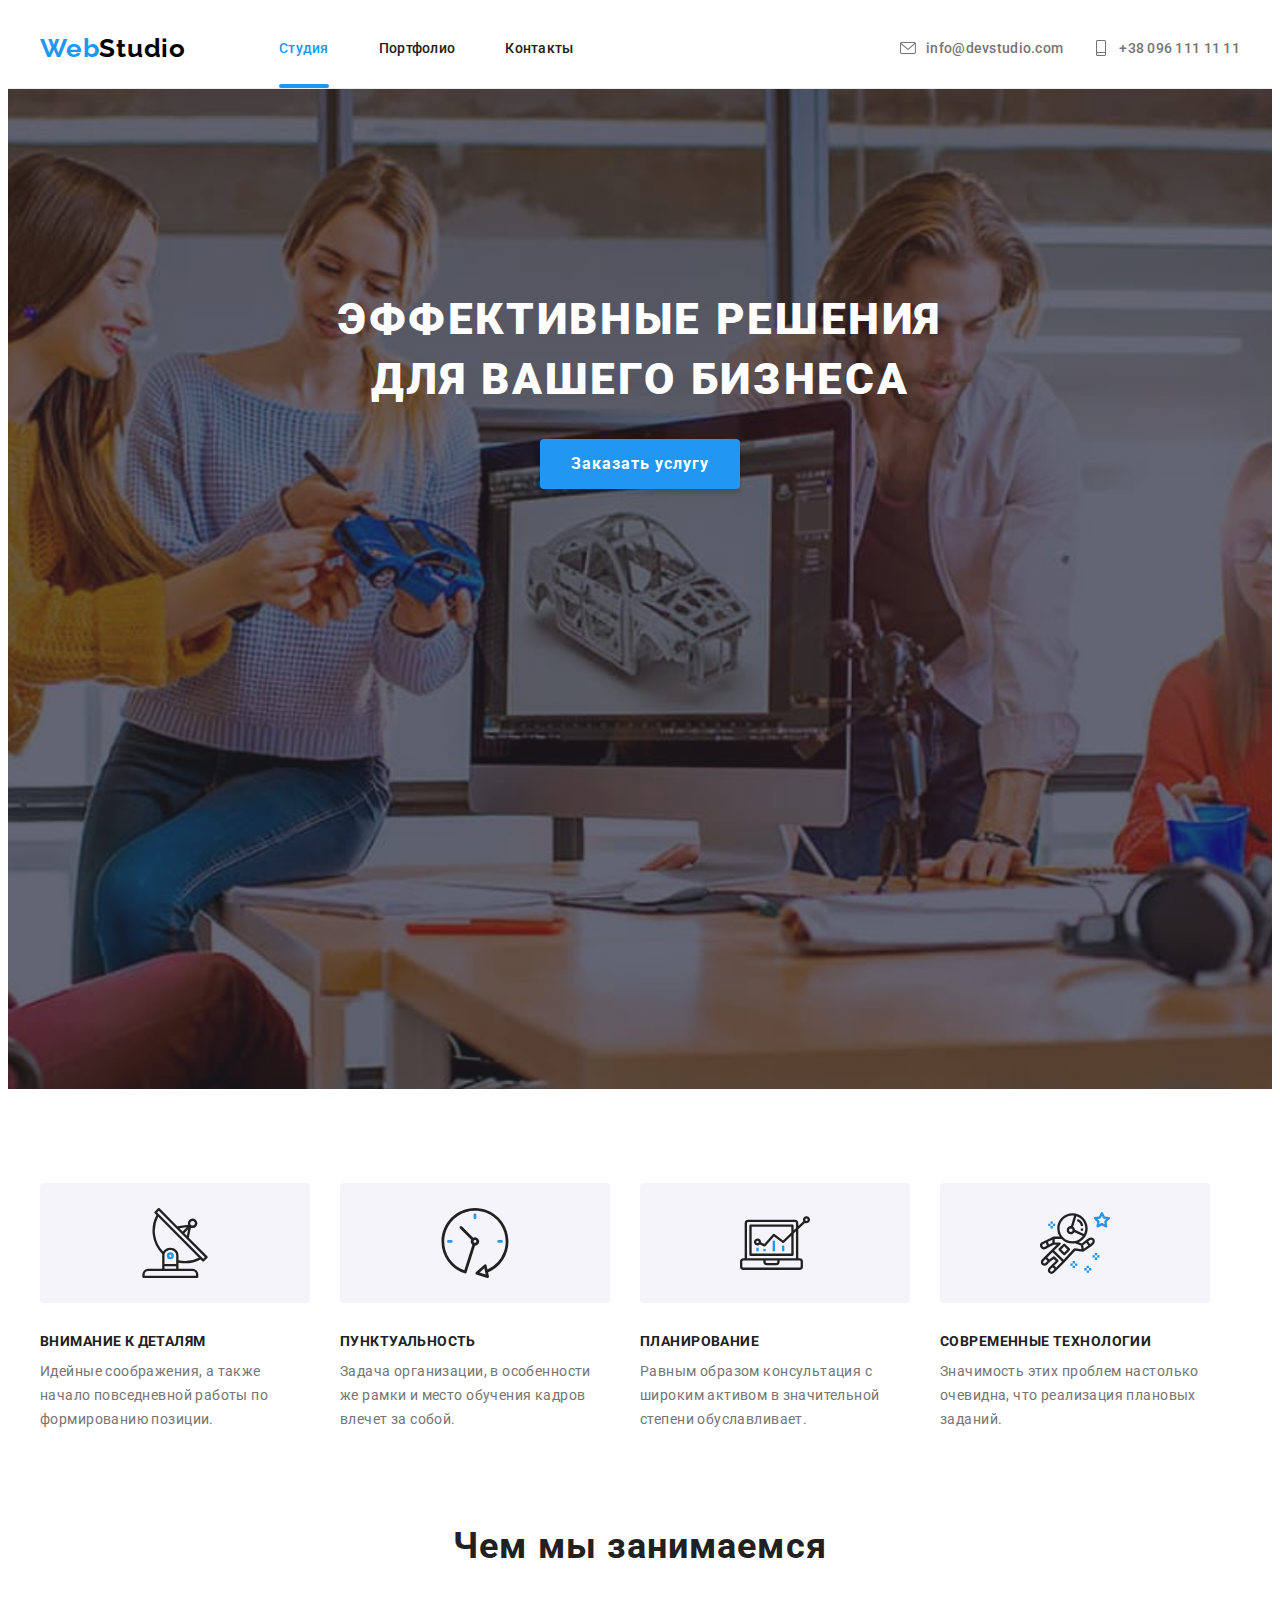
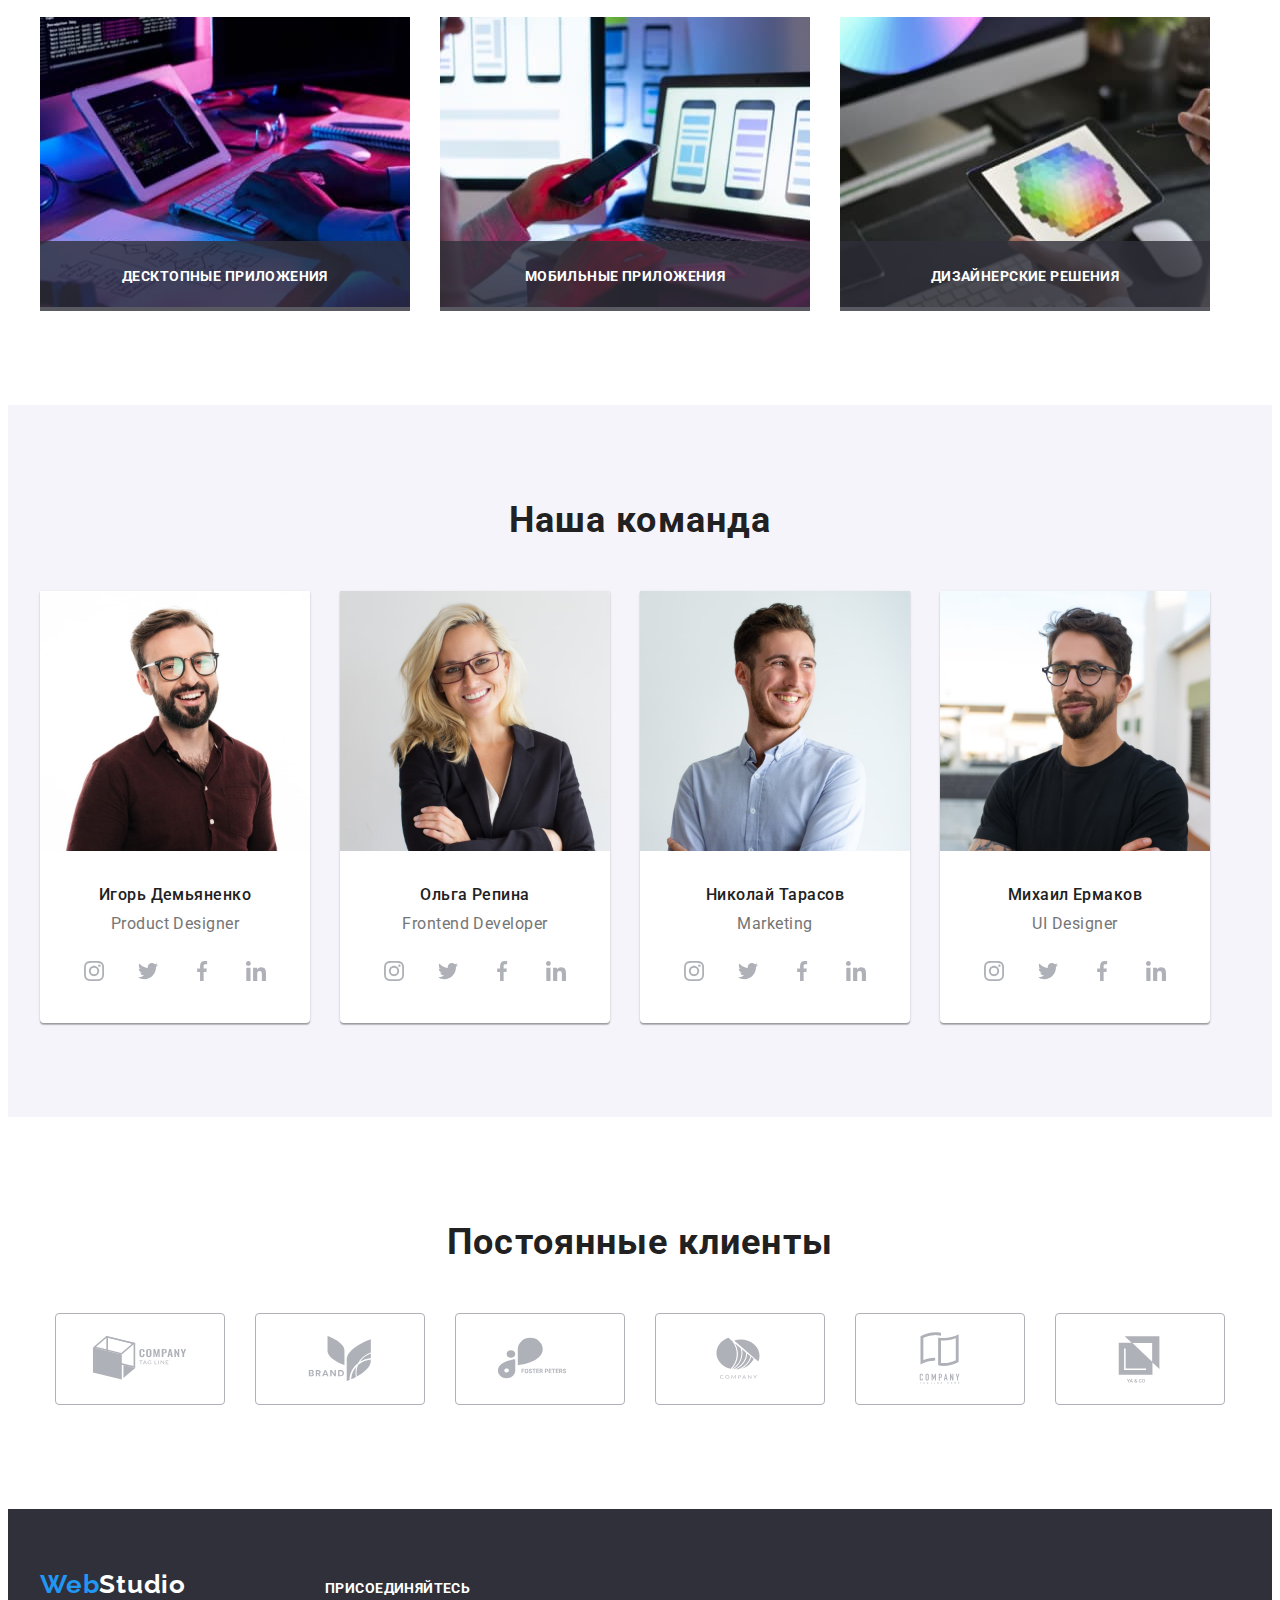
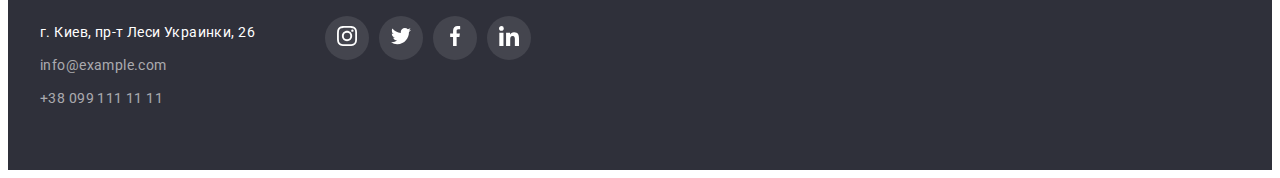
<file: index.html>
<!DOCTYPE html>
<html lang="en">
  <head>
    <meta charset="UTF-8" />
    <meta http-equiv="X-UA-Compatible" content="IE=edge" />
    <meta name="viewport" content="width=device-width, initial-scale=1.0" />
    <title>WebStudio</title>
    <!-- Normalize start -->
    <link
      rel="stylesheet"
      href="https://cdnjs.cloudflare.com/ajax/libs/modern-normalize/1.1.0/modern-normalize.min.css"
      integrity="sha512-wpPYUAdjBVSE4KJnH1VR1HeZfpl1ub8YT/NKx4PuQ5NmX2tKuGu6U/JRp5y+Y8XG2tV+wKQpNHVUX03MfMFn9Q=="
      crossorigin="anonymous"
      referrerpolicy="no-referrer"
    />
    <!-- Normalize end  -->
    <!-- Fonts start -->
    <link rel="preconnect" href="https://fonts.googleapis.com" />
    <link rel="preconnect" href="https://fonts.gstatic.com" crossorigin />
    <link
      href="https://fonts.googleapis.com/css2?family=Raleway:wght@700&family=Roboto:wght@400;500;700;900&display=swap"
      rel="stylesheet"
    />
    <!-- Fonts end -->
    <!-- Custom styles start -->
    <link rel="stylesheet" href="./css/styles.css" />
    <!-- Custom styles end -->
  </head>

  <body>
    <!-- Header section -->
    <header class="header">
      <div class="container header-container">
      <!-- логотип -->
      <a class="header-logo link" href="./index.html" lang="en"
        >Web<span class="logo-accent">Studio</span>
      </a>
      <nav class="header-nav">
        <ul class="header-list list">
          <li class="header-item">
            <a class="header-link header-link-current link" href="./index.html">Студия</a>
          </li>
          <li class="header-item">
            <a class="header-link link" href="./portfolio.html">Портфолио</a>
          </li>
          <li class="header-item"><a class="header-link link" href="">Контакты</a></li>
        </ul>
      </nav>
      <!-- телефон та пошта -->
      <h2 hidden>contact</h2>

      <ul class="contact-list list">
        <li class="contact-item">
          <a href="mailto:info@devstudio.com"class="contact-link link"><svg class="header-contact-icon">
                            <use href="./images/icons.svg#envelope" width="16" height="16"></use>
                        </svg>info@devstudio.com</a>          
        </li>
        <li class="contact-item">
          <a  href="tel:+380961111111" class="contact-link link"><svg class="header-contact-icon">
                            <use href="./images/icons.svg#smartphone" width="16" height="16"></use>
                        </svg>+38 096 111 11 11</a>           
        </li>
        
      </ul>
      </div>
    </header>
    <!-- Main section -->
    <main class="main">
      <!-- заголовок  + кнопка -->
      
      <section class="main-section ">
      <div class="container ">     
        <h1 class="main-title">Эффективные решения</br> для вашего бизнеса</h1>
        <button class="Main-btn" type="button" data-modal-open>Заказать услугу</button>
      </div>
      </section>
      
      <!-- features -->
      <section class="features-section">
<div class="container">
      <ul class="features-list list">
        <li class="features-item">
          <div class="features-box">
                                <svg class="features-icon" width="70" height="70">
                                    <use href="./images/icons.svg#antenna"></use>
                                </svg>
                            </div>
          <h3 class="features-subtitle">Внимание к деталям</h3>
          <p class="features-text">
            Идейные соображения, а также начало повседневной работы по формированию позиции.
          </p>        
        </li>
        <li class="features-item">
          <div class="features-box">
                                <svg class="features-icon" width="70" height="70">
                                    <use href="./images/icons.svg#clock"></use>
                                </svg>
                            </div>
          <h3 class="features-subtitle">Пунктуальность</h3>
          <p class="features-text">
            Задача организации, в особенности же рамки и место обучения кадров влечет за собой.
          </p>
        </li>
        <li class="features-item">
          <div class="features-box">
                                <svg class="features-icon" width="70" height="70">
                                    <use href="./images/icons.svg#diagram"></use>
                                </svg>
                            </div>
          <h3 class="features-subtitle">Планирование</h3>
          <p class="features-text">
            Равным образом консультация с широким активом в значительной степени обуславливает.
          </p>
        </li>
        <li class="features-item ">
<div class="features-box">
                                <svg class="features-icon" width="70" height="70">
                                    <use href="./images/icons.svg#astronaut"></use>
                                </svg>
                            </div>
          <h3 class="features-subtitle">Современные технологии</h3>
          <p class="features-text">
            Значимость этих проблем настолько очевидна, что реализация плановых заданий.
          </p>
        </li>
      </ul>
</div>
</section>
      <!-- чем занимаемся -->
      <!-- Gallery -->
      <section class="gallery-section">
        <div class="container">
        <h2 class="gallery-title">Чем мы занимаемся</h2>
        <ul class="gallery-list list">
          <li class="gallery-item">
            <img
              src="./images/section/photo1.jpg"
              alt="руки печатают на клавиатуре на столе"
              class="gallery-img"
              width="370"
              height="290"            
            />
            <div class="gallery-descr">Десктопные приложения</div>
          </li>
          <li class="gallery-item">
            <img
              src="./images/section/photo2.jpg"
              alt="в  руке смартфон рука на клавиратуре ноутбука"
              class="gallery-img"
              width="370"
              height="290"
            /><div class="gallery-descr">Мобильные приложения</div>
          </li>
          <li class="gallery-item">
            <img
              src="./images/section/photo3.jpg"
              alt="в руках планшет"
              class="gallery-img"
              width="370"
              height="290"
            />
            <div class="gallery-descr">Дизайнерские решения</div>
          </li>
        </ul>
        </div>
      </section>

      <!-- About section -->
      <!-- Наша команда -->
      <section class="about-section">
        <div class="container">
          
        <h2 class="about-uppertitle">Наша команда</h2>
        
        <ul class="about-list list">
          <li class="about-item">
            <img
              src="./images/about/photo1.jpg"
              alt="фото Игорь Демьяненко"
              class="about-img"
              width="270"
              height="260"
            />
            <div class="name-position">
            <h3 class="about-subtitle">Игорь Демьяненко</h3>
            <p class="about-info">Product Designer</p>
            <ul class=" socials list">
              <li class="socials-item"><a class="socials-link link" href="" target="_blank" rel="noopener noreferrer" aria-label="instagram">
                <svg class="socials-icon" width="20" height="20">
                <use href="./images/icons.svg#instagram">
                </use>
              </svg></a></li>
              <li class="socials-item"><a class="socials-link link" href="" target="_blank" rel="noopener noreferrer" aria-label="twitter">
                <svg class="socials-icon" width="20" height="20">
                <use href="./images/icons.svg#twitter">
                </use>
              </svg></a></li>
              <li class="socials-item"><a class=" socials-link link" href="" target="_blank" rel="noopener noreferrer" aria-label="facebook">
                <svg class="socials-icon" width="20" height="20">
                <use href="./images/icons.svg#facebook">
                </use>
              </svg></a></li>
              <li class="socials-item"><a class=" socials-link link" href="" target="_blank" rel="noopener noreferrer" aria-label="linkedin">
                <svg class="socials-icon" width="20" height="20">
                <use href="./images/icons.svg#linkedin">
                </use>
              </svg></a></li>
            </ul>
            </div>
          </li>
          <li class="about-item">
            <img
              src="./images/about/photo2.jpg"
              alt="фото Ольга Репина"
              class="about-img"
              width="270"
              height="260"
            />
            <div class="name-position">
            <h3 class="about-subtitle">Ольга Репина</h3>
            <p class="about-info">Frontend Developer</p>
            <ul class="socials list">
              <li class="socials-item" ><a class=" socials-link link" href="" target="_blank" rel="noopener noreferrer" aria-label="instagram">
                <svg class="socials-icon" width="20" height="20">
                <use href="./images/icons.svg#instagram">
                </use>
              </svg></a></li>
              <li class="socials-item"><a class=" socials-link link" href="" target="_blank" rel="noopener noreferrer" aria-label="twitter">
                <svg class="socials-icon" width="20" height="20">
                <use href="./images/icons.svg#twitter">
                </use>
              </svg></a></li>
               <li class="socials-item"><a class=" socials-link link" href="" target="_blank" rel="noopener noreferrer" aria-label="facebook">
                <svg class="socials-icon" width="20" height="20">
                <use href="./images/icons.svg#facebook">
                </use>
              </svg></a></li>
              <li class="socials-item" ><a class=" socials-link link" href="" target="_blank" rel="noopener noreferrer" aria-label="linkedin">
                <svg class="socials-icon" width="20" height="20">
                <use href="./images/icons.svg#linkedin">
                </use>
              </svg></a></li>
            </ul>
            </div>
          </li>
          <li class="about-item">
            <img
              src="./images/about/photo3.jpg"
              alt="фото Николай Тарасов"
              class="about-img"
              width="270"
              height="260"
            />
            <div class="name-position">
            <h3 class="about-subtitle">Николай Тарасов</h3>
            <p class="about-info">Marketing</p>
            <ul class="socials list">
              <li class="socials-item"><a class=" socials-link link" href="" target="_blank" rel="noopener noreferrer" aria-label="instagram">
                <svg class="socials-icon" width="20" height="20">
                <use href="./images/icons.svg#instagram">
                </use>
              </svg></a></li>
              <li class="socials-item" ><a class=" socials-link link" href="" target="_blank" rel="noopener noreferrer" aria-label="twitter">
                <svg class="socials-icon" width="20" height="20">
                <use href="./images/icons.svg#twitter">
                </use>
              </svg></a></li>
              <li class="socials-item"><a class=" socials-link link" href="" target="_blank" rel="noopener noreferrer" aria-label="facebook">
                <svg class="socials-icon" width="20" height="20">
                <use href="./images/icons.svg#facebook">
                </use>
              </svg></a></li>
              <li class="socials-item"><a class=" socials-link link" href="" target="_blank" rel="noopener noreferrer" aria-label="linkedin">
                <svg class="socials-icon" width="20" height="20">
                <use href="./images/icons.svg#linkedin">
                </use>
              </svg></a></li>
            </ul>
            </div>
          </li>
          <li class="about-item">
            <img
              src="./images/about/photo4.jpg"
              alt="фото Михаил Ермаков"
              class="about-img"
              width="270"
              height="260"
            />
            <div class="name-position">
            <h3 class="about-subtitle">Михаил Ермаков</h3>
            <p class="about-info">UI Designer</p>
            <ul class="socials list">
              <li class="socials-item"><a class=" socials-link link" href="" target="_blank" rel="noopener noreferrer" aria-label="instagram">
                <svg class="socials-icon" width="20" height="20">
                <use href="./images/icons.svg#instagram">
                </use>
              </svg></a></li>
              <li class="socials-item"><a class=" socials-link link" href="" target="_blank" rel="noopener noreferrer" aria-label="twitter">
                <svg class="socials-icon" width="20" height="20">
                <use href="./images/icons.svg#twitter">
                </use>
              </svg></a></li>
              <li class="socials-item"><a class=" socials-link link" href="" target="_blank" rel="noopener noreferrer" aria-label="facebook">
                <svg class="socials-icon" width="20" height="20">
                <use href="./images/icons.svg#facebook">
                </use>
              </svg></a></li>
              <li class="socials-item"><a class=" socials-link link" href="" target="_blank" rel="noopener noreferrer" aria-label="linkedin">
                <svg class="socials-icon" width="20" height="20">
                <use href="./images/icons.svg#linkedin">
                </use>
              </svg></a></li>
            </ul>
            </div>
          </li>
        </ul>
        
            </div>
            
            </section>
            <!-- постоянные клиенты -->
        <section class="clients">
            <div class="container">
                <h2 class="clients-title">Постоянные клиенты</h2>
                <ul class="clients-list list">
                    <li class="clients-item">
                        <a href="#"  class="clients-link" target="_blank" rel="noopener noreferrer" aria-label="company" >
                            <svg class="clients-logo" width="106" height="60">
                            <use href="./images/icons.svg#logo1">
                            </use>  </svg>
                        </a>
                    </li>
                    <li class="clients-item">
                        <a href="#"  class="clients-link" target="_blank" rel="noopener noreferrer" aria-label="company">
                            <svg class="clients-logo" width="106" height="60">
                            <use href="./images/icons.svg#logo2">
                            </use>  </svg>
                        </a>
                    </li>
                    <li class="clients-item">
                        <a href="#"  class="clients-link" target="_blank" rel="noopener noreferrer" aria-label="company" >
                            <svg class="clients-logo" width="106" height="60">
                            <use href="./images/icons.svg#logo3">
                            </use>  </svg>
                        </a>
                    </li>
                    <li class="clients-item">
                        <a href="#"  class="clients-link" target="_blank" rel="noopener noreferrer" aria-label="company">
                            <svg class="clients-logo" width="106" height="60">
                            <use href="./images/icons.svg#logo4">
                            </use>  </svg>
                        </a>
                    </li>
                    <li class="clients-item">
                        <a href="#"  class="clients-link" target="_blank" rel="noopener noreferrer" aria-label="company">
                            <svg class="clients-logo" width="106" height="60">
                            <use href="./images/icons.svg#logo5">
                            </use>  </svg>
                        </a>
                    </li>
                    <li class="clients-item">
                        <a href="#"  class="clients-link" target="_blank" rel="noopener noreferrer" aria-label="company">
                            <svg class="clients-logo" width="106" height="60">
                            <use href="./images/icons.svg#logo6">
                            </use>  </svg>
                        </a>
                    </li>
                </ul> 
        </div>
      </section>
    </main>
    <!-- Footer section -->    
    <footer class="footer">
      <section class="footer-section">
      <div class="container">
        <div class="distribution">
        <div class="contact details">
        <div class="footer-logo">
      <a class="footer-logo-link" href="./index.html" lang="en"
        >Web<span class="logo-accent-dark">Studio</span>
      </a></div>
      <address class="footer-contacts">
        <ul class="footer-list list">
          <li class="footer-item">
            <a
              class="footer-link link"
              href="https://www.google.com/maps/d/viewer?mid=10uSM3H-mIU3GznYo2szRIEphczw&hl=en_US&ll=50.42732700000001%2C30.538092&z=17"
              target="_blank"
              rel="noopener noreferrer"
              >г. Киев, пр-т Леси Украинки, 26</a
            >
          </li>

          <li class="footer-item">
            <a class="footer-contact" href="mailto:info@example.com">info@example.com</a>
          </li>
          <li class="footer-item">
            <a class="footer-contact" href="tel:+380991111111">+38 099 111 11 11</a>
          </li>
        </ul>
      </address>
      </div>
    
  <!-- footer-socials -->
    <div class="footer-socials">
      <p class="footer-socials-title">присоединяйтесь</p>
      <ul class="footer-socials-list">
        <li class="footer-socials-item">
         <a href="" class="footer-socials-link link"><svg class="footer-socials-icon" width="20" height="20"><use href="./images/icons.svg#instagram"></use> </svg></a>
        </li>
         <li class="footer-socials-item">
         <a href="" class="footer-socials-link link"><svg class="footer-socials-icon" width="20" height="20"><use href="./images/icons.svg#twitter"></use> </svg></a>
        </li>
         <li class="footer-socials-item">
         <a href="" class="footer-socials-link link"><svg class="footer-socials-icon" width="20" height="20"><use href="./images/icons.svg#facebook"></use> </svg></a>
        </li>
         <li class="footer-socials-item">
         <a href="" class="footer-socials-link link"><svg class="footer-socials-icon" width="20" height="20"><use href="./images/icons.svg#linkedin"></use> </svg></a>
        </li>
      </ul>
    </div>
    </div>
    </div>
    </section>
    </footer>
<!-- modal window -->
<div class="backdrop is-hidden" data-modal>
  <div class="modal">
    <button class="modal-btn" data-modal-close>
      <svg class="modal-btn-icon" width="18" height="18"><use href="./images/icons.svg#icon-close">

      </use></svg>
    </button>
  </div>
</div>
    <script src="./js/modal.js"></script>
  </body>
</html>
</file>
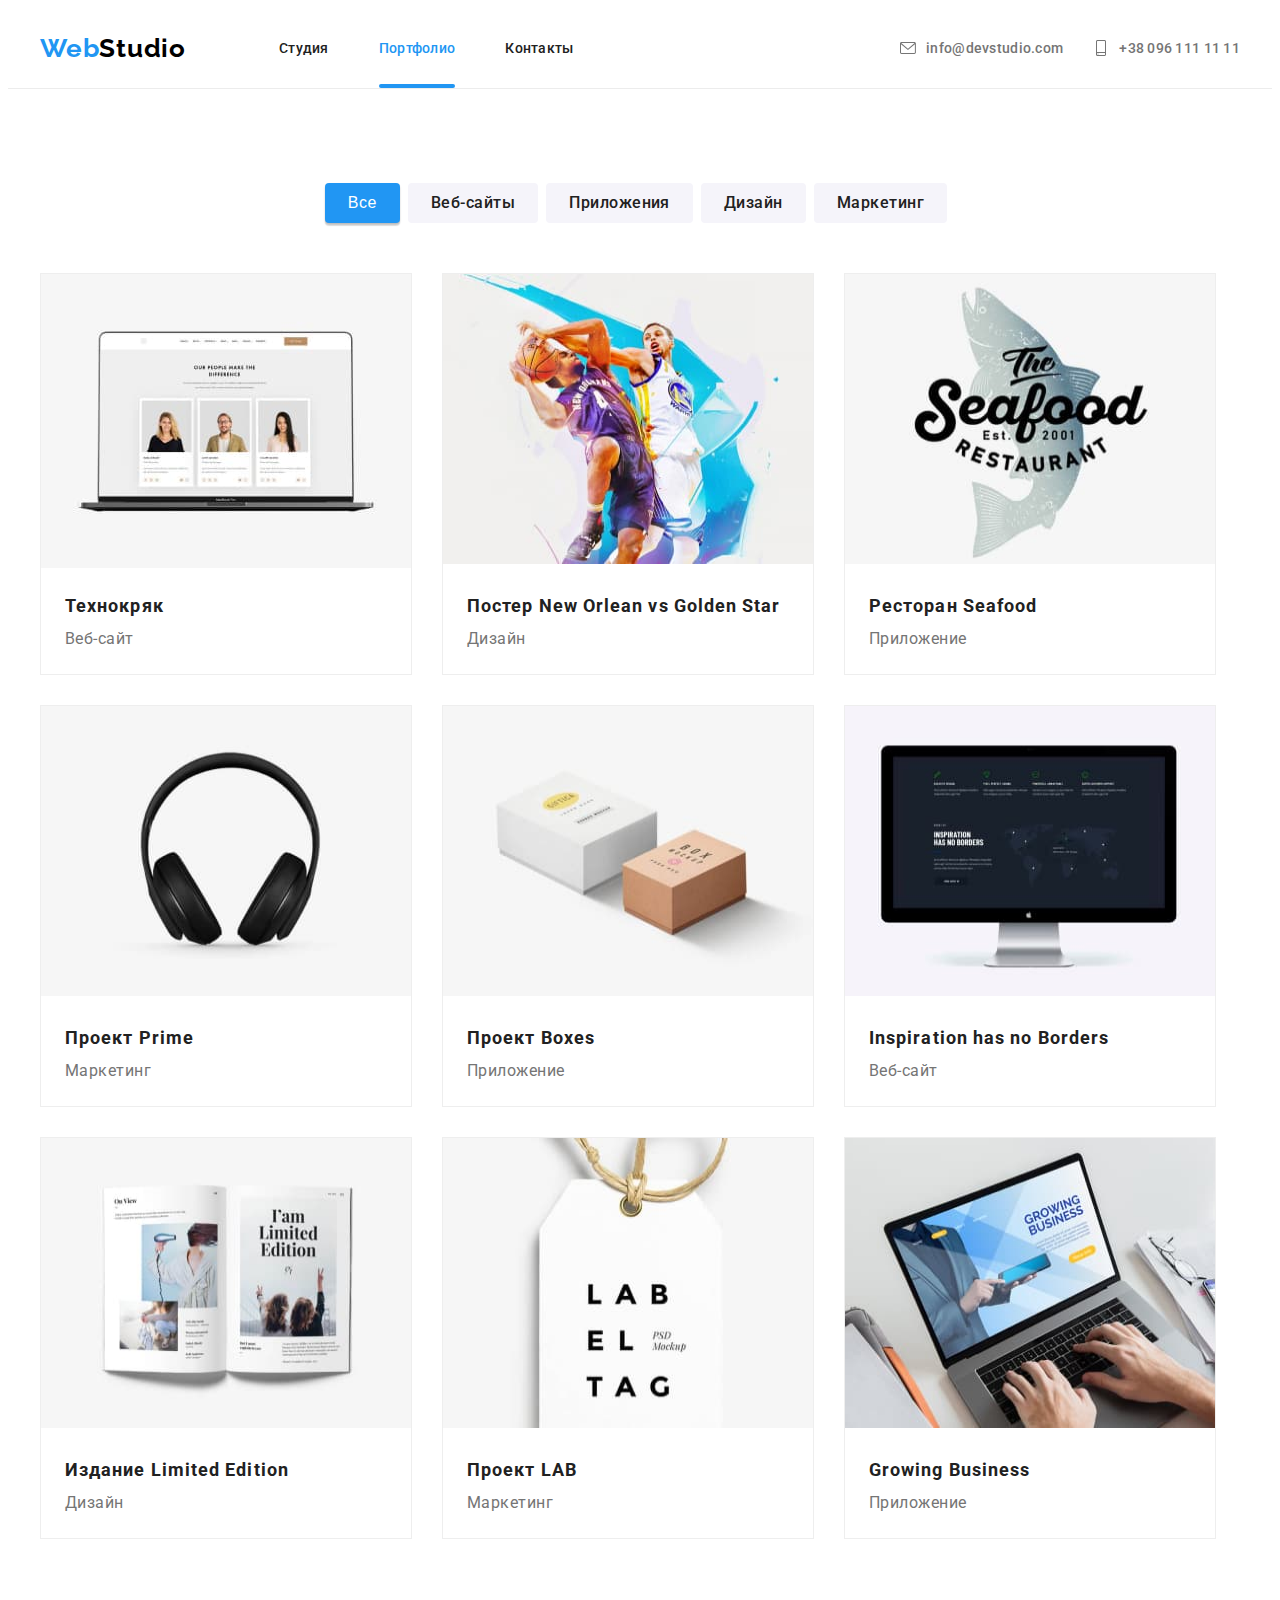
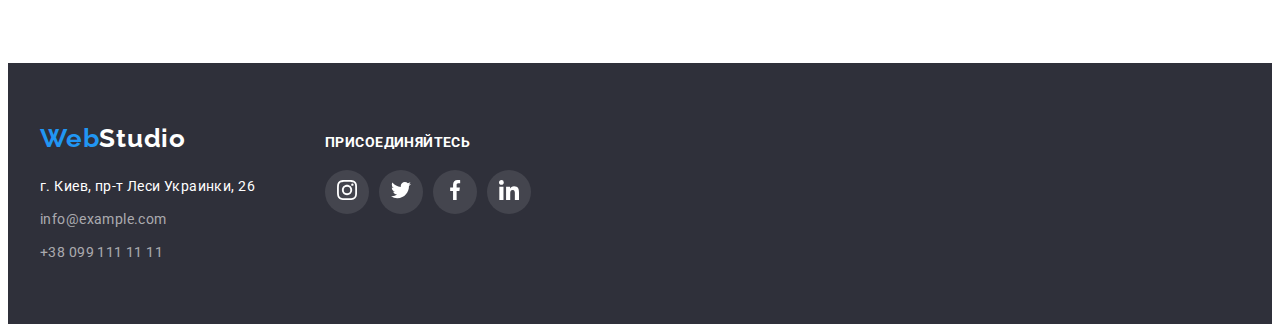
<file: portfolio.html>
<!DOCTYPE html>
<html lang="en">
  <head>
    <meta charset="UTF-8" />
    <meta http-equiv="X-UA-Compatible" content="IE=edge" />
    <meta name="viewport" content="width=device-width, initial-scale=1.0" />
    <title>portfolio</title>
    <!-- Normalize start -->
    <link
      rel="stylesheet"
      href="https://cdnjs.cloudflare.com/ajax/libs/modern-normalize/1.1.0/modern-normalize.min.css"
      integrity="sha512-wpPYUAdjBVSE4KJnH1VR1HeZfpl1ub8YT/NKx4PuQ5NmX2tKuGu6U/JRp5y+Y8XG2tV+wKQpNHVUX03MfMFn9Q=="
      crossorigin="anonymous"
      referrerpolicy="no-referrer"
    />
    <!-- Normalize end  -->
    <!-- Fonts start -->
    <link rel="preconnect" href="https://fonts.googleapis.com" />
    <link re linkl="preconnect" href="https://fonts.gstatic.com" crossorigin />
    <link
      href="https://fonts.googleapis.com/css2?family=Raleway:wght@700&family=Roboto:wght@400;500;700;900&display=swap"
      rel="stylesheet"
    />
    <!-- Fonts end -->
    <link rel="stylesheet" href="./css/styles.css" />
  </head>
  <body>
    <!-- Header section -->
    <header class="header">
      <div class="container header-container">
        <!-- логотип -->
        <a class="header-logo link" href="./index.html" lang="en"
          >Web<span class="logo-accent">Studio</span>
        </a>
        <nav class="header-nav">
          <ul class="header-list list">
            <li class="header-item"><a class="header-link link" href="./index.html">Студия</a></li>
            <li class="header-item">
              <a class="header-link header-link-current link" href="./portfolio.html">Портфолио</a>
            </li>
            <li class="header-item"><a class="header-link link" href="">Контакты</a></li>
          </ul>
        </nav>
        <!-- телефон та пошта -->
        <h2 hidden>contact</h2>

      <ul class="contact-list list">
        <li class="contact-item">
          <a href="mailto:info@devstudio.com"class="contact-link link"><svg class="header-contact-icon">
                            <use href="./images/icons.svg#envelope" width="16" height="16"></use>
                        </svg>info@devstudio.com</a>          
        </li>
        <li class="contact-item">
          <a  href="tel:+380961111111" class="contact-link link"><svg class="header-contact-icon">
                            <use href="./images/icons.svg#smartphone" width="16" height="16"></use>
                        </svg>+38 096 111 11 11</a>           
        </li>
        
      </ul>
      </div>
    </header>
    <main>
      <section class="filte-project">
        <div class="container">
          <h1 hidden>Наши работы</h1>
          <!--фильтр кнопки -->
          <!-- filter section  -->
          <h2 hidden>filter</h2>
          <div class="portfolio-button">
          <ul class="filter-list list">
            <li class="filter-item">
              <button class="filter-btn btn-first" type="button">Все</button>
            </li>
            <li class="filter-item">
              <button class="filter-btn btn-filter" type="button">Веб-сайты</button>
            </li>
            <li class="filter-item">
              <button class="filter-btn btn-filter" type="button">Приложения</button>
            </li>
            <li class="filter-item">
              <button class="filter-btn btn-filter" type="button">Дизайн</button>
            </li>
            <li class="filter-item">
              <button class="filter-btn btn-filter" type="button">Маркетинг</button>
            </li>
          </ul>
          </div>

          <!-- галерея -->
          <!-- project  -->
          
            <ul class="project-list list">
              <li class="project-item">
                <div class="portfolio-example">
                <img class="portfolio-foto"
                  src="./images/portfolio/photo1.jpg"
                  alt="пример работ"
                  class="project-img"
                  width="370"
                  height="290"
                />
                <p class="portfolio-example-text">Ресурс предлагает комплексные предложения 
                                с разным уровнем функционала и сервисов. 
                                Все это позволит посетителю получить исчерпывающие сведения 
                                о компании или частном лице.</p>
                                </div>
                <div class="menu">
                  <h2 class="project-title">Технокряк</h2>
                  <p class="project-text">Веб-сайт</p>
                </div>
              </li>
              <li class="project-item">
                <div class="portfolio-example">
                <img
                  src="./images/portfolio/photo2.jpg"
                  alt="пример работ"
                  class="project-img"
                  width="370"
                  height="290"
                /><p class="portfolio-example-text">Ресурс предлагает комплексные предложения 
                                с разным уровнем функционала и сервисов. 
                                Все это позволит посетителю получить исчерпывающие сведения 
                                о компании или частном лице.</p>
                                </div>
                <div class="menu">
                  <h2 class="project-title">Постер New Orlean vs Golden Star</h2>
                  <p class="project-text">Дизайн</p>
                </div>
              </li>
              <li class="project-item">
                <div class="portfolio-example">
                <img
                  src="./images/portfolio/photo3.jpg"
                  class="project-img"
                  alt="пример работ"
                  width="370"
                  height="290"
                /><p class="portfolio-example-text">Ресурс предлагает комплексные предложения 
                                с разным уровнем функционала и сервисов. 
                                Все это позволит посетителю получить исчерпывающие сведения 
                                о компании или частном лице.</p>
                                </div>
                <div class="menu">
                  <h2 class="project-title">Ресторан Seafood</h2>
                  <p class="project-text">Приложение</p>
                </div>
              </li>
              <li class="project-item">
                <div class="portfolio-example">
                <img
                  src="./images/portfolio/photo4.jpg"
                  class="project-img"
                  alt="пример работ"
                  width="370"
                  height="290"
                />
                <p class="portfolio-example-text">Ресурс предлагает комплексные предложения 
                                с разным уровнем функционала и сервисов. 
                                Все это позволит посетителю получить исчерпывающие сведения 
                                о компании или частном лице.</p>
                                </div>
                <div class="menu">
                  <h2 class="project-title">Проект Prime</h2>
                  <p class="project-text">Маркетинг</p>
                </div>
              </li>
              <li class="project-item">
                <div class="portfolio-example">
                <img
                  src="./images/portfolio/photo5.jpg"
                  class="project-img"
                  alt="пример работ"
                  width="370"
                  height="290"
                />
                <p class="portfolio-example-text">Ресурс предлагает комплексные предложения 
                                с разным уровнем функционала и сервисов. 
                                Все это позволит посетителю получить исчерпывающие сведения 
                                о компании или частном лице.</p>
                                </div>
                <div class="menu">
                  <h2 class="project-title">Проект Boxes</h2>
                  <p class="project-text">Приложение</p>
                </div>
              </li>
              <li class="project-item">
                <div class="portfolio-example">
                <img
                  src="./images/portfolio/photo6.jpg"
                  class="project-img"
                  alt="пример работ"
                  width="370"
                  height="290"
                />
                <p class="portfolio-example-text">Ресурс предлагает комплексные предложения 
                                с разным уровнем функционала и сервисов. 
                                Все это позволит посетителю получить исчерпывающие сведения 
                                о компании или частном лице.</p>
                                </div>
                <div class="menu">
                  <h2 class="project-title">Inspiration has no Borders</h2>
                  <p class="project-text">Веб-сайт</p>
                </div>
              </li>
              <li class="project-item">
                <div class="portfolio-example">
                <img
                  src="./images/portfolio/photo7.jpg"
                  class="project-img"
                  alt="пример работ"
                  width="370"
                  height="290"
                />
                <p class="portfolio-example-text">Ресурс предлагает комплексные предложения 
                                с разным уровнем функционала и сервисов. 
                                Все это позволит посетителю получить исчерпывающие сведения 
                                о компании или частном лице.</p>
                                </div>
                <div class="menu">
                  <h2 class="project-title">Издание Limited Edition</h2>
                  <p class="project-text">Дизайн</p>
                </div>
              </li>
              <li class="project-item">
                <div class="portfolio-example">
                <img
                  src="./images/portfolio/photo8.jpg"
                  class="project-img"
                  alt="пример работ"
                  width="370"
                  height="290"
                />
                <p class="portfolio-example-text">Ресурс предлагает комплексные предложения 
                                с разным уровнем функционала и сервисов. 
                                Все это позволит посетителю получить исчерпывающие сведения 
                                о компании или частном лице.</p>
                                </div>
                <div class="menu">
                  <h2 class="project-title">Проект LAB</h2>
                  <p class="project-text">Маркетинг</p>
                </div>
              </li>
              <li class="project-item">
                <div class="portfolio-example">
                <img
                  src="./images/portfolio/photo9.jpg"
                  class="project-img"
                  alt="пример работ"
                  width="370"
                  height="290"
                />
                <p class="portfolio-example-text">Ресурс предлагает комплексные предложения 
                                с разным уровнем функционала и сервисов. 
                                Все это позволит посетителю получить исчерпывающие сведения 
                                о компании или частном лице.</p>
                                </div>
                <div class="menu">
                  <h2 class="project-title">Growing Business</h2>
                  <p class="project-text">Приложение</p>
                </div>
              </li>
            </ul>
          
        </div>
      </section>
    </main>
    <!-- Footer section -->    
    <footer class="footer">
      <section class="footer-section">
      <div class="container">
        <div class="distribution">
        <div class="contact details">
        <div class="footer-logo">
      <a class="footer-logo-link" href="./index.html" lang="en"
        >Web<span class="logo-accent-dark">Studio</span>
      </a></div>
      <address class="footer-contacts">
        <ul class="footer-list list">
          <li class="footer-item">
            <a
              class="footer-link link"
              href="https://www.google.com/maps/d/viewer?mid=10uSM3H-mIU3GznYo2szRIEphczw&hl=en_US&ll=50.42732700000001%2C30.538092&z=17"
              target="_blank"
              rel="noopener noreferrer"
              >г. Киев, пр-т Леси Украинки, 26</a
            >
          </li>

          <li class="footer-item">
            <a class="footer-contact" href="mailto:info@example.com">info@example.com</a>
          </li>
          <li class="footer-item">
            <a class="footer-contact" href="tel:+380991111111">+38 099 111 11 11</a>
          </li>
        </ul>
      </address>
      </div>
    
  <!-- footer-socials -->
    <div class="footer-socials">
      <h3 class="footer-socials-title">присоединяйтесь</h3>
      <ul class="footer-socials-list">
        <li class="footer-socials-item">
         <a href="" class="footer-socials-link link"><svg class="footer-socials-icon" width="20" height="20"><use href="./images/icons.svg#instagram"></use> </svg></a>
        </li>
         <li class="footer-socials-item">
         <a href="" class="footer-socials-link link"><svg class="footer-socials-icon" width="20" height="20"><use href="./images/icons.svg#twitter"></use> </svg></a>
        </li>
         <li class="footer-socials-item">
         <a href="" class="footer-socials-link link"><svg class="footer-socials-icon" width="20" height="20"><use href="./images/icons.svg#facebook"></use> </svg></a>
        </li>
         <li class="footer-socials-item">
         <a href="" class="footer-socials-link link"><svg class="footer-socials-icon" width="20" height="20"><use href="./images/icons.svg#linkedin"></use> </svg></a>
        </li>
      </ul>
    </div>
    </div>
    </div>
    </section>
    </footer>
    <script src="./js/modal.js"></script>
  </body>
</html>
</file>
<file: css/styles.css>
:root {
  /* fonts */
  --main-font: 'Roboto', sans-serif;
  --secondary-font: 'Raleway', sans-serif;

  /* text colors */
  --main-txt-cl: #212121;
  --accent-txt-cl: #2196f3;
  --btn-txt-cl: #212121;

  /* bg colors */
  --dark-bg-cl: #2f303a;
  --light-bg-cl: #f5f4fa;
  /* others */
}
body {
  font-family: var(--main-font);
  color: var(--main-txt-cl);
}

/* reset styles */
h1,
h2,
h3,
h4,
h5,
h6,
p {
  margin: 0;
}
.link {
  text-decoration: none;
  color: currentColor;
}
.list {
  list-style: none;
  padding: 0;
  margin: 0;
}

/* base styles */
.container {
  width: 1200px;
  padding-left: 15px;
  padding-right: 15px;
  margin-left: auto;
  margin-right: auto;
}
.btn {
  font-family: inherit;
  font-weight: 500;
  font-size: 16px;
  line-height: calc(26 / 16);
  letter-spacing: 0.03em;
  color: var(--btn-txt-cl);
  cursor: pointer;
  border: 1px solid transparent;
  background: #f5f4fa;
  border-radius: 4px;
  padding: 6px 22px;
  margin-bottom: 32px;
transition: color 250ms cubic-bezier(0.4, 0, 0.2, 1);
}
.btn:hover,
.btn:focus {
  color: var(--accent-txt-cl);
  
}

/*  Header section */
.header{
  border-bottom: 1px solid#ECECEC;
}
.header-container {
  display: flex;
  align-items: center;  
}
.header-logo {
  font-family: var(--secondary-font);
  font-style: normal;
  font-weight: 700;
  font-size: 26px;
  line-height: calc(31 / 26);
  letter-spacing: 0.03em;
  color: #2196f3;
  text-decoration: none;
  cursor: pointer;
  margin-right: 93px;
}
.logo-accent {
  color: #000000;
}
.header-nav {
  margin-right: auto;
}
.header-list {
  
  display: flex;
}
.header-item {
  
  margin-right: 50px;
}
.header-item:last-child {
  margin-right: 0px;
}


.contact-list {
  display: flex;  
}
.header-link {
  padding-top: 32px;
  padding-bottom: 32px;
  font-weight: 500;
  font-size: 14px;
  line-height: calc(16 / 14);
  letter-spacing: 0.02em;
  color: #212121;
  padding-top: 32px;
  padding-bottom: 32px;
  display: block;
  transition: color 250ms cubic-bezier(0.4, 0, 0.2, 1);
}
.header-link:hover,
.header-link:focus {
  color: var(--accent-txt-cl);
}
.header-link-current {
  position: relative;
  color: var(--accent-txt-cl);
}
.header-link-current::after{
  content: "";
  position: absolute;
  bottom: 0;
  left: 0;
  display: block;
  width: 100%;
  height: 4px;
  background: #2196F3;
    border-radius: 2px;
}
.header-contact-icon {
  display: flex;
  align-items: center;
  justify-content: center;
  gap: 10px;
  width: 16px;
  height: 16px;
  margin-right: 10px;  
  transition: color 250ms cubic-bezier(0.4, 0, 0.2, 1);
}
.header-contact-icon {
  fill: currentColor;
}
.contact-link{
  display: flex;
    align-items: center;
    justify-content: center;
  font-weight: 500;
  font-size: 14px;
  line-height: calc(16 / 14);
  letter-spacing: 0.02em;
  color: #757575;
  transition: color 250ms cubic-bezier(0.4, 0, 0.2, 1);
}
.contact-link:hover,
.contact-link:focus {
  color: #2196F3;
  
}
.header-contact-icon{
  fill: currentColor;
}
.contact-item{
  display: flex;
  align-items: center;
  justify-content: center;
    font-family: var(--main-font-family);  
    font-weight: 500;
    font-size: 14px;
    line-height: 16px;
    letter-spacing: 0.02em;
    margin-left: 30px;
    transition: fill 250ms cubic-bezier(0.4, 0, 0.2, 1);
}
.contact-item:hover,
.contact-item:focus {
  fill: #2196F3;;
}
/* Main section */
.main-section {
  background-color: var(--dark-bg-cl);
  text-align: center;
  margin: 0 auto;
  padding-top: 200px;
  padding-bottom: 200px;
  margin: 0 auto;
    max-width: 1600px;
    height: 600px;
    background-image: linear-gradient(rgba(47, 48, 58, 0.4), rgba(47, 48, 58, 0.4)), url(../images/hero/header.jpg);
    background-repeat: no-repeat;
    background-position: center;
    background-size: cover;
  
}

.main-title {
  width: 696px;
  align-self: center;
  margin: 0 auto;
  font-weight: 900;
  font-size: 44px;
  line-height: calc(60 / 44);
  letter-spacing: 0.06em;
  color: #ffffff;
  text-transform: uppercase;
  text-align: center;
  margin-bottom: 30px;
}
.Main-btn {
  font-family: inherit;
  font-weight: 700;
  font-size: 16px;
  line-height: calc(30 / 16);
  letter-spacing: 0.06em;
  color: #ffffff;
  background-color: #2196f3;
  cursor: pointer;
  max-width: 250px;
  min-width: 200px;
  min-height: 50px;
  padding: 8px 30px;
  box-shadow: 0px 4px 4px rgba(0, 0, 0, 0.15);
  border-radius: 4px;
  border: 1px solid transparent;
  transition: background-color 250ms cubic-bezier(0.4, 0, 0.2, 1);
}
.Main-btn:hover,
.Main-btn:focus {
  background-color: #2485d4;
}
/* features */
.features-section {
  padding-top: 94px;
    padding-bottom: 94px;
    
}
.features-list {
  display: flex;
      justify-content: space-between;
      align-items: center;
}

.features-subtitle {
  font-weight: 700;
  font-size: 14px;
  line-height: calc(16 / 14);
  letter-spacing: 0.03em;
  text-transform: uppercase;
  color: #212121;
  margin-bottom: 10px;
}

.features-item {
  margin-right: 30px;
  width: 270px;
  padding: 0;
  }
    .features-item:ntn-child(4n){
      margin-right: 0;
      padding: 0;
    }
.features-item:ntn-last-child(-n + 4){
  margin-bottom: 0;
  padding: 0;
}
.features-box{
  display: flex;
    align-items: center;
    justify-content: center;
    min-height: 120px;
    background-color: #F5F4FA;
      border-radius: 4px;
      margin-bottom: 30px;
}

.features-text {
  font-weight: 400;
  font-size: 14px;
  line-height: calc(24 / 14);
  letter-spacing: 0.03em;
  color: #757575;  
}

/* Gallery */
.gallery-section {
  padding-top: 0px;
  padding-bottom: 94px;

}
.gallery-list {
  display: flex;
}
.gallery-title {
  font-weight: 700;
  font-size: 36px;
  line-height: calc(42 / 36);
  text-align: center;
  letter-spacing: 0.03em;
  color: #212121;
  margin-bottom: 50px;
}
.gallery-item {
  margin-right: 30px;
  width: 370px;
  height: 294px;
  display: flex;
    position: relative;
}
.gallery-item:ntn-child(3n){
  margin-right: 0;
}
.gallery-item:ntn-last-child(-n + 3){
  margin-bottom: 0;
}
.gallery-descr{
    width: 100%;
      font-family: 'Roboto';
    
      font-weight: 700;
      font-size: 14px;
      line-height: 16px;
      text-align: center;
      letter-spacing: 0.03em;
      text-transform: uppercase;
    
      justify-content: center;
      align-items: center;
      position: absolute;
      bottom: 0;
      color: #FFFFFF;
      background-color: rgba(47, 48, 58, 0.8);
    
      padding-top: 27px;
      padding-bottom: 27px;
}
/* About section */
.about-section {
  background-color: #f5f4fa;
  padding-top: 94px;
  padding-bottom: 94px;
  
}

.about-uppertitle {
  font-weight: 700;
  font-size: 36px;
  line-height: calc(42 / 36);
  text-align: center;
  letter-spacing: 0.03em;
  color: #212121;
  margin-bottom: 50px;
}
.about-subtitle {
  font-weight: 500;
  font-size: 16px;
  line-height: calc(19 / 16);
  text-align: center;
  letter-spacing: 0.03em;
  color: #212121;
  margin-bottom: 10px;
}
.about-list {
  display: flex;
}
.about-item {
  width: 270px;
  margin-right: 30px;
  background: #ffffff;
  box-shadow: 0px 1px 3px rgba(0, 0, 0, 0.12), 0px 1px 1px rgba(0, 0, 0, 0.14),
    0px 2px 1px rgba(0, 0, 0, 0.2);
  border-radius: 0px 0px 4px 4px;
  
}
.name-position {
  padding-top: 30px;
  padding-bottom: 30px;
}
.about-info {
  font-weight: 400;
  font-size: 16px;
  line-height: calc(19 / 16);
  text-align: center;
  letter-spacing: 0.03em;
  color: #757575;
  margin-bottom: 16px;
}
/* ----------------Постоянные клиенты---------------------*/
.clients {
  display: flex;
  flex-direction: column;
  align-items: center;
margin-top: 104px;
margin-bottom: 104px;
}

.clients-title {
  align-items: center;
  justify-content: center;
  margin-bottom: 50px;
  font-family: 'Roboto';
  font-style: normal;
  font-weight: 700;
  font-size: 36px;
  line-height: 42px;
  text-align: center;
  letter-spacing: 0.03em;
  color: #212121;
}

.clients-list {
  display: flex;
  flex-direction: row;
  align-items: center;
  justify-content: center;
}

.clients-item {
  margin-left: 30px;
  transition: fill 250ms cubic-bezier(0.4, 0, 0.2, 1);
}


.clients-item:first-child {
  margin-left: 0;
}

.clients-link {
  display: flex;
    width: 170px;
    height: 92px;
    box-sizing: border-box;
    border: 1px solid #AFB1B8;
    border-radius: 4px;
    justify-content: center;
    align-items: center;
    color: #AFB1B8;
    transition: color 250ms cubic-bezier(0.4, 0, 0.2, 1),
    border 250ms cubic-bezier(0.4, 0, 0.2, 1);
    }
.clients-link:hover,
.clients-link:focus {
  color: #2196F3;
  border: 1px solid var(--accent-txt-cl);
}
.clients-logo {
  width: 106px;
  height: 60px;
  align-items: center;
  justify-content: center;
  fill: currentColor;
  transition: fill 250ms cubic-bezier(0.4, 0, 0.2, 1);
}

.clients-item:hover .clients-logo,
.clients-item:focus .clients-logo {
  fill: var(--accent-txt-cl);
}
/* Footer section */
.footer {
  background-color: #2f303a;  
}
.footer-section {  
  padding-top: 60px;
  padding-bottom: 60px;  
 
}
.footer-logo {
  margin-bottom: 20px;
}
.footer-logo-link {
  font-family: var(--secondary-font);
  font-style: normal;
  font-weight: 700;
  font-size: 26px;
  line-height: calc(31 / 26);
  letter-spacing: 0.03em;
  color: #2196f3;
  text-decoration: none;
  cursor: pointer;  
}
.logo-accent-dark {
  color: #ffffff;
}
.footer-link {
  font-weight: 400;
  font-size: 14px;
  font-style: normal;
  line-height: calc(24 / 14);
  letter-spacing: 0.03em;
  color: #ffffff;
  transition: color 250ms cubic-bezier(0.4, 0, 0.2, 1)
}
.footer-link:hover,
.footer-link:focus {
  color: var(--accent-txt-cl);
}


.footer-link-current {
  color: var(--accent-txt-cl);
}

.footer-contact {
  font-weight: 400;
  font-size: 14px;
  font-style: normal;
  line-height: calc(24 / 14);
  letter-spacing: 0.03em;
  color: rgba(255, 255, 255, 0.6);
  text-decoration: none;
  transition: color 250ms cubic-bezier(0.4, 0, 0.2, 1)
}
.footer-contact:hover,
.footer-contact:focus {
  color: var(--accent-txt-cl);
}

.footer-item:not(:last-child) {
  margin-bottom: 9px;
}
.footer-socials{
  display: block;
}
/* .footer-socials-link{
  display: flex;
  align-items: center;
  justify-content: center;
  border-radius: 50%;
  width: 44px;
  height: 44px;
  color: #FFFFFF;
  background-color: rgba(255, 255, 255, 0.1);
  transition: color 250ms cubic-bezier(0.4, 0, 0.2, 1),
      background-color 250ms cubic-bezier(0.4, 0, 0.2, 1)
} */
.footer-socials-icon{
  fill: #FFFFFF;
}
/* .footer-socials-link:hover,
.footer-socials-link:focus {
  color: #FFFFFF;
  background-color: #2196F3;
} */

.distribution{
  display: flex;
  align-items: baseline;
  
}
.contact details{
  flex: auto;
  flex-direction: column;
  margin-right: 70px;
}
.footer-socials{
  display: flex;
  flex-direction: column;
  margin-left: 70px;
  padding: 0;
}
.footer-socials-title{
  
  font-family: 'Roboto';
    font-style: normal;
    font-weight: 700;
    font-size: 14px;
    line-height: 16px;
    letter-spacing: 0.03em;
    text-transform: uppercase;  
    color: #FFFFFF;
    display: flex;
      align-items: center;      
}
.footer-socials-list{
  display: flex;
    margin-top: 20px;
    padding: 0;
}
.footer-socials-item{
  
  width: 44px;
    height: 44px;
    display: flex;
    align-items: center;
    justify-content: center;
    background-color: rgba(255, 255, 255, 0.1);
  cursor: pointer;
    border-radius: 50%;
    margin-left: 10px;
    transition: background-color 250ms cubic-bezier(0.4, 0, 0.2, 1);
    
}
.footer-socials-item:hover,
.footer-socials-item:focus{
  background-color: var(--accent-txt-cl);
}
.footer-socials-item:first-child{
  margin-left: 0;
}
.footer-socials-icon{
  
  fill:#FFFFFF;
}
/* portfolio */
/* filter section */
.portfolio-button{  
  margin-bottom: 50px;
  
}
.filte-project{
  padding-top: 94px;
  padding-bottom: 94px;
}
.filter-list {
  display: flex;
  justify-content: center;
}
.filter-item {
  margin-right: 8px;  
}
.btn-first {
  font-style: normal;
  font-weight: 500;
  font-size: 16px;
  line-height: calc(26 / 16);
  text-align: center;
  letter-spacing: 0.03em;
  color: #ffffff;
  background-color: #2196f3;
  cursor: pointer;
  box-shadow: 0px 3px 1px rgba(0, 0, 0, 0.1), 0px 1px 2px rgba(0, 0, 0, 0.08),
    0px 2px 2px rgba(0, 0, 0, 0.12);
  border: 1px solid transparent;
  border-radius: 4px;
  padding: 6px 22px;
  transition: background-color 250ms cubic-bezier(0.4, 0, 0.2, 1),
    box-shadow 250ms cubic-bezier(0.4, 0, 0.2, 1);
}
.btn-first:hover,
.btn-first:focus {
  background-color: #2485d4;
  box-shadow: 0px 3px 1px rgba(0, 0, 0, 0.1),
      0px 1px 2px rgba(0, 0, 0, 0.08),
      0px 2px 2px rgba(0, 0, 0, 0.12);
}
.btn-filter{
  font-family: inherit;
    font-weight: 500;
    font-size: 16px;
    line-height: calc(26 / 16);
    letter-spacing: 0.03em;
    color: var(--btn-txt-cl);
    cursor: pointer;
    border: 1px solid transparent;
    background: #f5f4fa;
    border-radius: 4px;
    padding: 6px 22px;
    transition: color 250ms cubic-bezier(0.4, 0, 0.2, 1),
        background-color 250ms cubic-bezier(0.4, 0, 0.2, 1),
        border 250ms cubic-bezier(0.4, 0, 0.2, 1),
        box-shadow 250ms cubic-bezier(0.4, 0, 0.2, 1) ;
}
.btn-filter:hover,
.btn-filter:focus {
  color: #FFFFFF;
  background-color: #2485d4;
  box-shadow: 0px 3px 1px rgba(0, 0, 0, 0.1),
    0px 1px 2px rgba(0, 0, 0, 0.08),
    0px 2px 2px rgba(0, 0, 0, 0.12);
    border-radius: 4px;
}
/* project */

.project-list {
  display: flex;
  flex-wrap: wrap;
  
}
.project-item {
  width: 370px;
  margin-right: 30px;
  background-color: #ffffff;
  margin-bottom: 30px;
  border: 1px solid #eeeeee;
  cursor: pointer;
  transition: box-shadow 250ms cubic-bezier(0.4, 0, 0.2, 1);
}
.project-item:nth-child(3n) {
  margin-right: 0;
}
.project-item:ntn-last-child(-n + 3) {
  margin-bottom: 0;
}
.portfolio-foto{
  display: block;
    height: auto;
}
.portfolio-example{
  position: relative;
    overflow: hidden;
}
.project-item:hover,
.project-item:focus {
  box-shadow:
    0px 1px 1px rgba(0, 0, 0, 0.12),
    0px 4px 4px rgba(0, 0, 0, 0.06),
    1px 4px 6px rgba(0, 0, 0, 0.16);

}
.project-item:hover  .portfolio-example-text{
  transform: translateY(0);
}
.portfolio-example-text{
  top: 0;
    position: absolute;
    height: 100%;
    transform: translateY(100%);
  
    padding: 63px 24px;
  
    font-family: var(--main-font-family);
    font-style: normal;
    font-weight: 400;
    font-size: 18px;
    line-height: 156%;
    letter-spacing: 0.03em;
    color: #FFFFFF;
    background: rgba(33, 150, 243, 0.9);
    transition: transform 250ms cubic-bezier(0.4, 0, 0.2, 1);
}
.menu {
  padding-top: 20px;
  padding-left: 24px;
  padding-right: 24px;
  padding-bottom: 20px;
}
.project-title {
  font-weight: 700;
  font-size: 18px;
  line-height: calc(36 / 18);
  letter-spacing: 0.06em;
  color: #212121;
}
.project-text {
  font-weight: 400;
  font-size: 16px;
  line-height: calc(30 / 16);
  letter-spacing: 0.03em;
  color: #757575;
}


/* socials icons */
.socials{
  display: flex;
  align-items: center;
  justify-content: center;
  gap: 10px;
}
.socials-link{
  display: flex;
  align-items: center;
  justify-content: center;
  width: 44px;
  height: 44px;
  color: #AFB1B8;
  background-color: #FFFFFF;
  border-radius: 50%;  
transition: color 250ms cubic-bezier(0.4, 0, 0.2, 1),background-color 250ms cubic-bezier(0.4, 0, 0.2, 1)
}

.socials-icon {
  fill: currentColor;
}
.socials-link:hover,
.socials-link:focus{
  color: #FFFFFF;
  background-color: #2196F3;
  
}
.features-icon{
  align-items: center;
    justify-content: center;
    background-color: #F5F4FA;
}
/* modal window */
.backdrop{
  position: fixed;
  top: 0;
  left: 0;
z-index: 100;


  width: 100%;
  height: 100%;

  background: rgba(0, 0, 0, 0.2);
    transition: opacity 250ms   cubic-bezier(0.4, 0, 0.2, 1),
visibiity 250ms cubic-bezier(0.4, 0, 0.2, 1);
  }
.is-hidden {
  opacity: 0;
  visibility: hidden;
  pointer-events: none;
  transition: transform 250ms  cubic-bezier(0.4, 0, 0.2, 1), 
}
.backdrop.is-hidden .modal{
  transform: translate(0, 0) scale(0);
}
.modal{
  position: absolute;
  top: 50%;
  left: 50%;
  transform: translate(-50%, -50%) scale(1);
  width: 528px;
    height: 581px;
    background: #FFFFFF;
box-shadow: 0px 1px 3px rgba(0, 0, 0, 0.12), 0px 1px 1px rgba(0, 0, 0, 0.14), 0px 2px 1px rgba(0, 0, 0, 0.2);
border-radius: 4px;
display: flex;
  transition: transform 250ms  cubic-bezier(0.4, 0, 0.2, 1);
  opacity: 1;
  visibility: visible;
    pointer-events: initial;
}
.modal-btn{
  position: absolute;
  top: 8px;
  right: 8px;
  border-radius: 50%;
  background: #FFFFFF;
    border: 1px solid rgba(0, 0, 0, 0.1);
    padding: 0;
    display: flex;
      justify-content: center;
      align-items: center;
      height: 30px;
        width: 30px;
        cursor: pointer;
}
.modal-btn-icon{
  fill: #000000;
}
</file>
